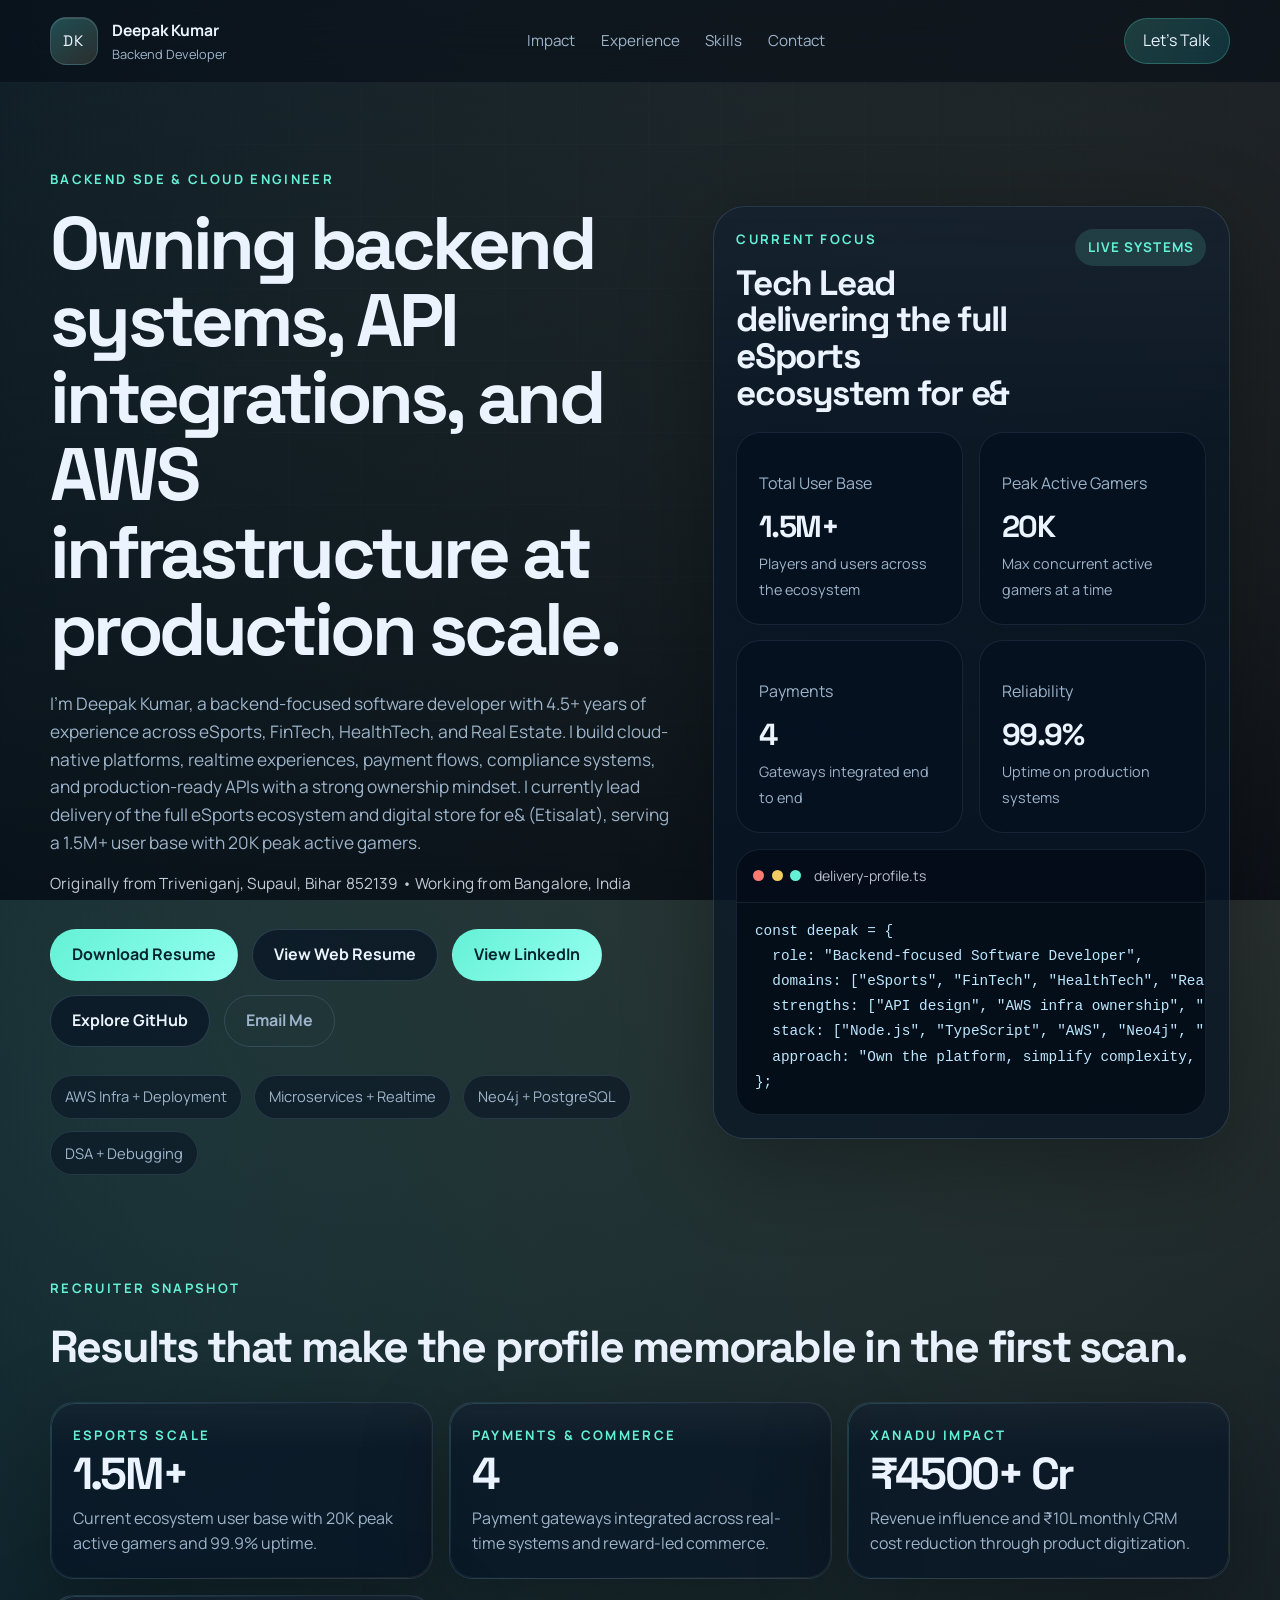
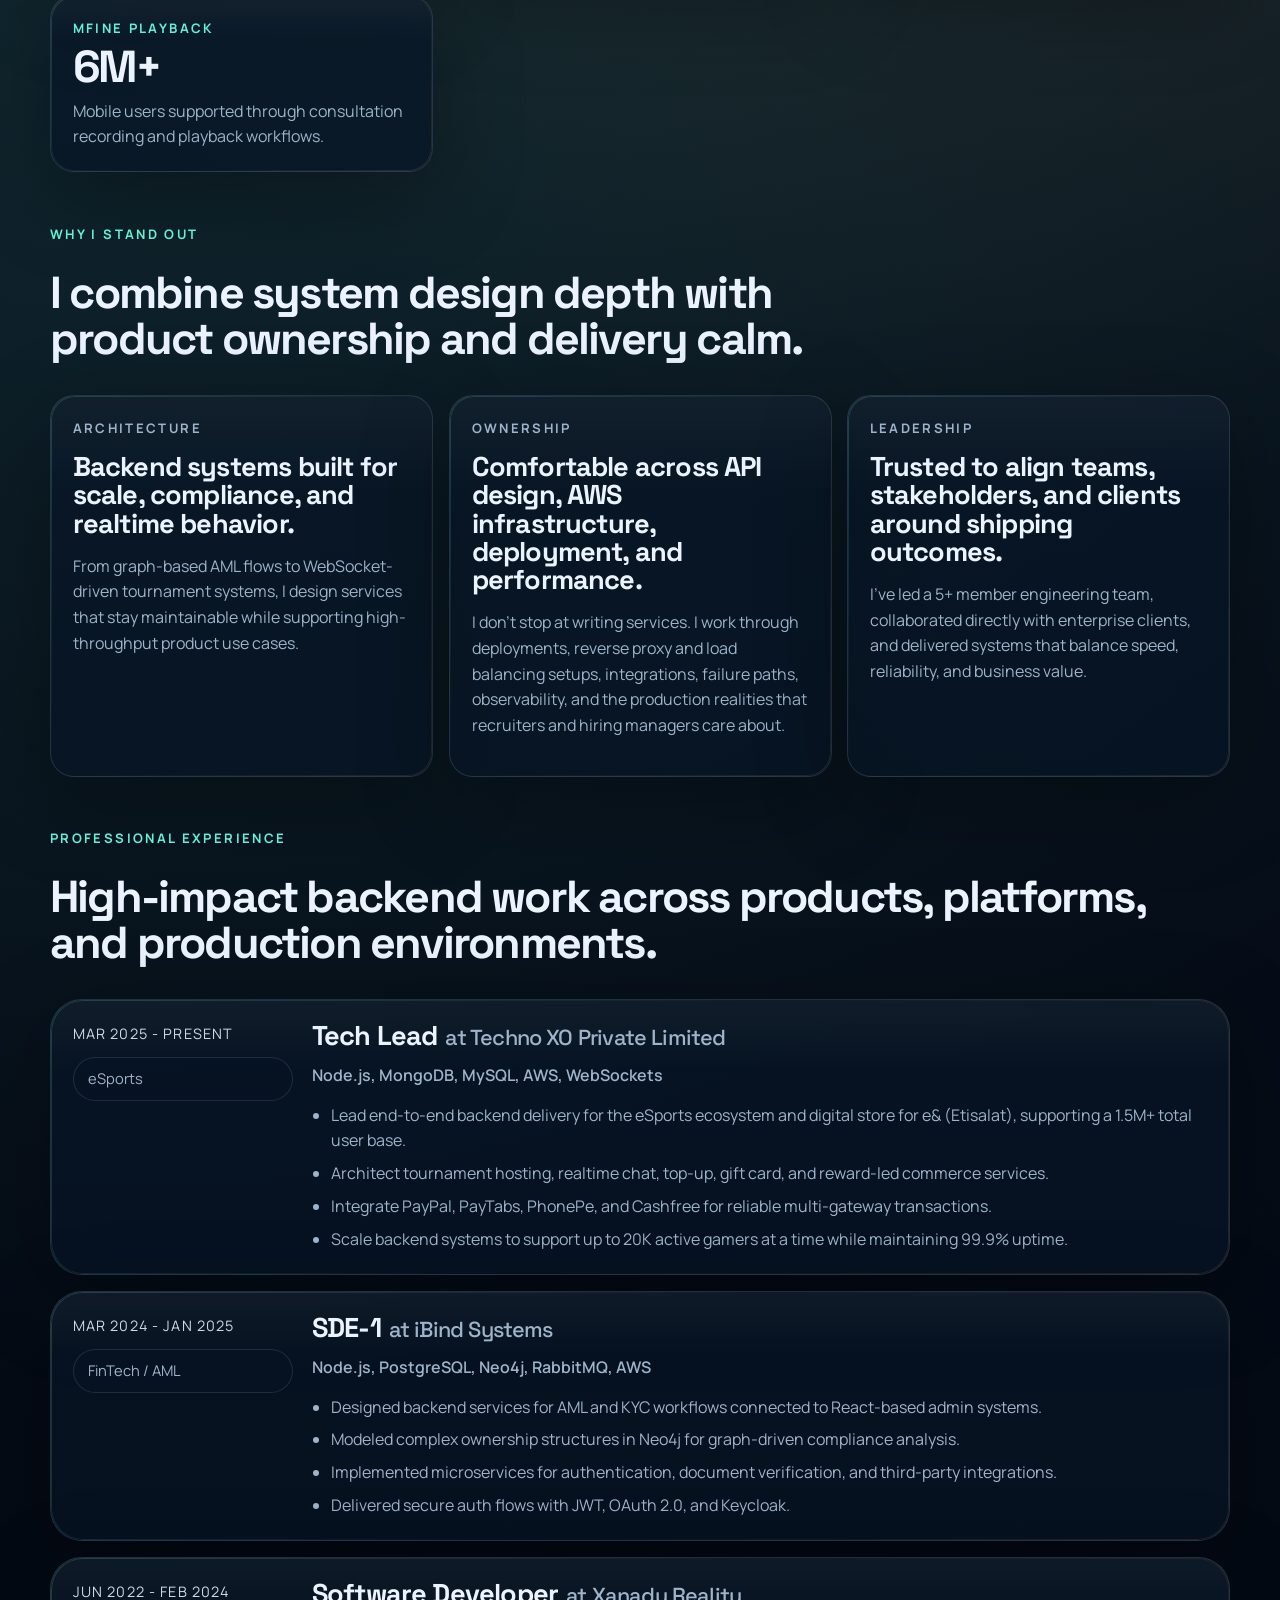
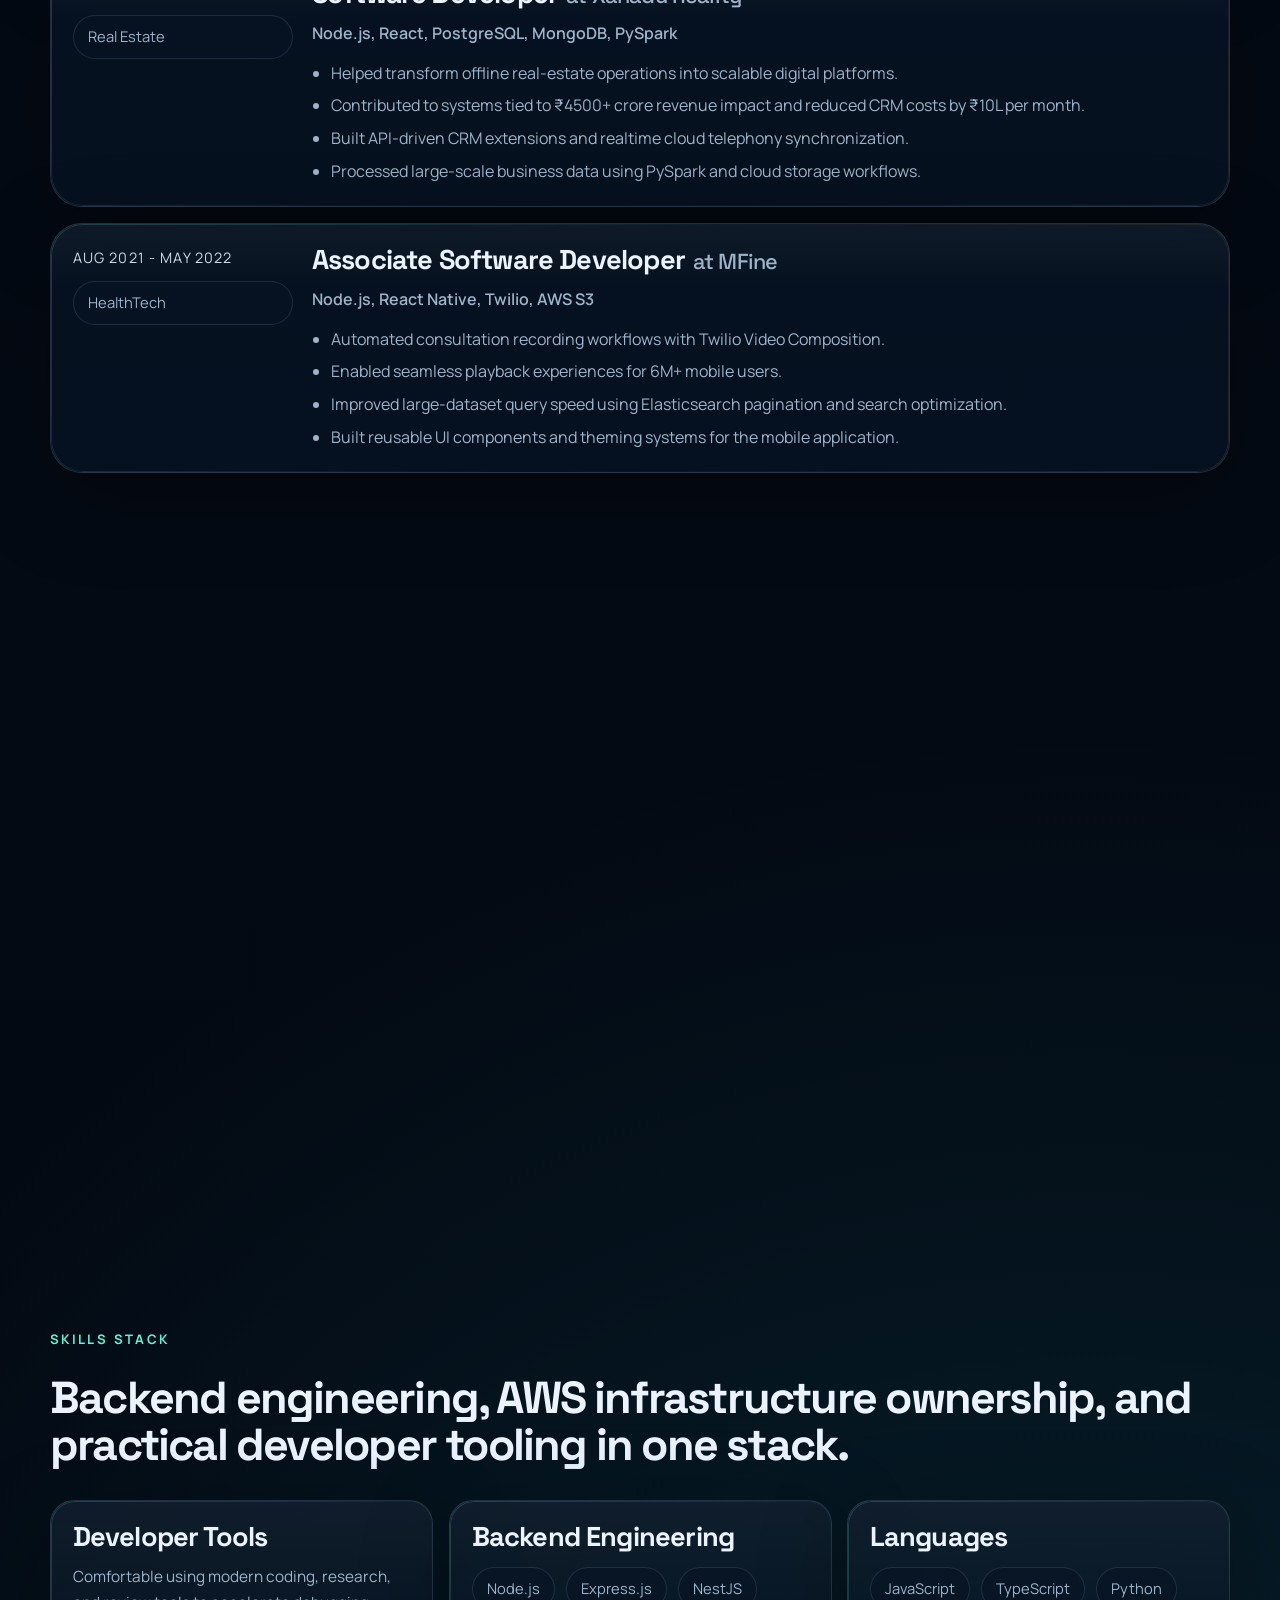
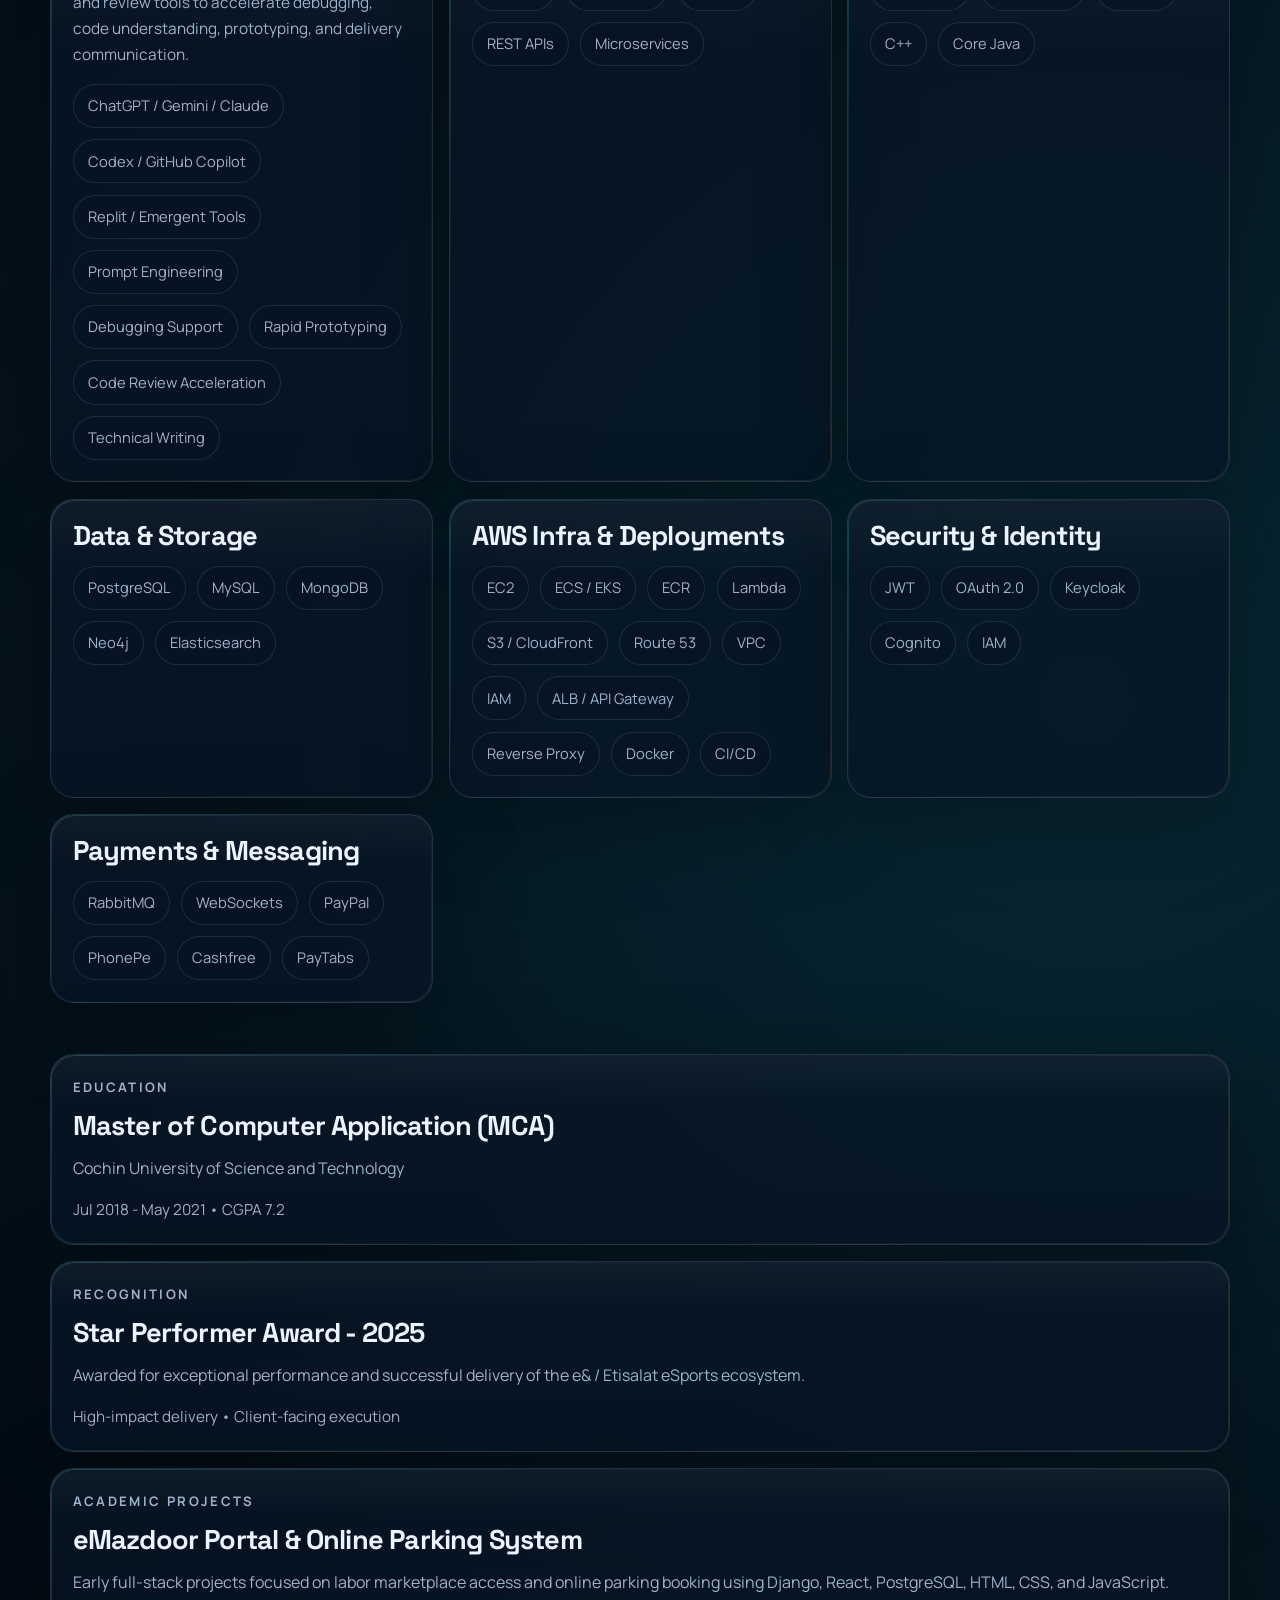
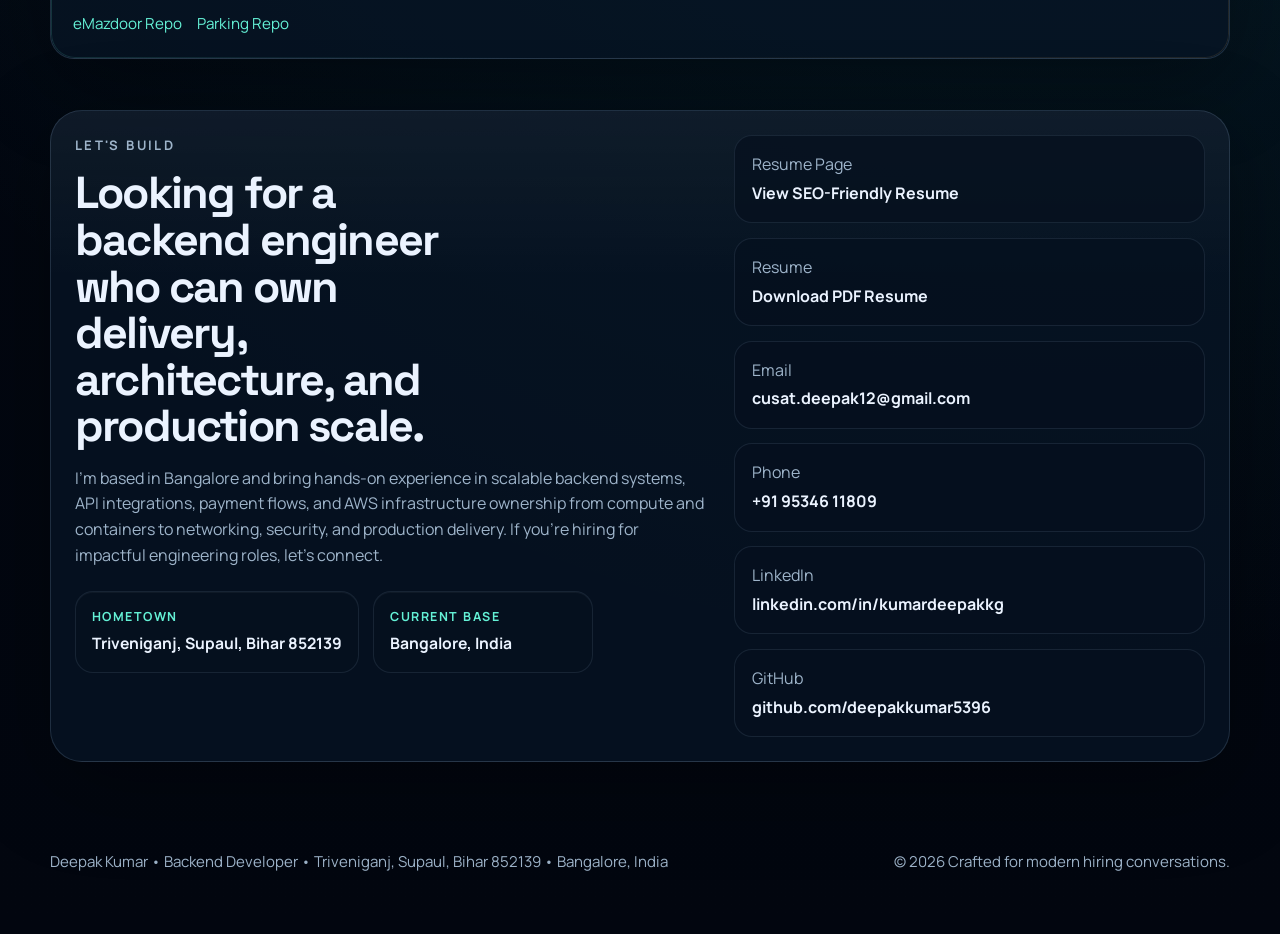
<file: index.html>
<!DOCTYPE html>
<html lang="en">
<head>
  <meta charset="UTF-8">
  <meta name="viewport" content="width=device-width, initial-scale=1.0">
  <title>Deepak Kumar | Backend SDE & AWS Engineer</title>
  <meta name="theme-color" content="#07111d">
  <meta
    name="description"
    content="Portfolio of Deepak Kumar, a backend-focused software developer with AWS infrastructure ownership, API design, microservices, payments, and production systems experience across eSports, FinTech, HealthTech, and Real Estate."
  >
  <link rel="preconnect" href="https://fonts.googleapis.com">
  <link rel="preconnect" href="https://fonts.gstatic.com" crossorigin>
  <link
    href="https://fonts.googleapis.com/css2?family=Manrope:wght@400;500;600;700;800&family=Space+Grotesk:wght@500;700&display=swap"
    rel="stylesheet"
  >
  <link rel="icon" type="image/svg+xml" href="favicon.svg">
  <link rel="stylesheet" href="styles.css">
  <script type="application/ld+json">
    {
      "@context": "https://schema.org",
      "@type": "Person",
      "name": "Deepak Kumar",
      "jobTitle": "Tech Lead",
      "description": "Backend-focused software developer with 4.5+ years of experience building scalable platforms, designing APIs, integrating payments, and managing AWS infrastructure across FinTech, eSports, HealthTech, and Real Estate.",
      "email": "mailto:cusat.deepak12@gmail.com",
      "telephone": "+91-9534611809",
      "address": {
        "@type": "PostalAddress",
        "addressLocality": "Bangalore",
        "addressRegion": "Karnataka",
        "addressCountry": "India"
      },
      "url": "https://github.com/deepakkumar5396",
      "sameAs": [
        "https://github.com/deepakkumar5396",
        "https://www.linkedin.com/in/kumardeepakkg/"
      ],
      "alumniOf": {
        "@type": "CollegeOrUniversity",
        "name": "Cochin University of Science and Technology"
      },
      "knowsAbout": [
        "Node.js",
        "TypeScript",
        "Microservices",
        "AWS",
        "AWS Infrastructure",
        "Neo4j",
        "PostgreSQL",
        "RabbitMQ",
        "WebSockets",
        "Data Structures and Algorithms"
      ]
    }
  </script>
</head>
<body>
  <div class="page-noise" aria-hidden="true"></div>
  <header class="site-header">
    <div class="container header-shell">
      <a class="brand" href="#top" aria-label="Deepak Kumar portfolio home">
        <span class="brand-mark">DK</span>
        <span class="brand-copy">
          <strong>Deepak Kumar</strong>
          <span>Backend Developer</span>
        </span>
      </a>

      <nav class="site-nav" aria-label="Primary">
        <a href="#impact">Impact</a>
        <a href="#experience">Experience</a>
        <a href="#skills">Skills</a>
        <a href="#contact">Contact</a>
      </nav>

      <a class="nav-cta" href="mailto:cusat.deepak12@gmail.com">Let&apos;s Talk</a>
    </div>
  </header>

  <main id="top">
    <section class="hero container">
      <div class="hero-copy" data-reveal>
        <p class="eyebrow">Backend SDE & Cloud Engineer</p>
        <h1>Owning backend systems, API integrations, and AWS infrastructure at production scale.</h1>
        <p class="hero-text">
          I&apos;m Deepak Kumar, a backend-focused software developer with 4.5+ years of experience across eSports,
          FinTech, HealthTech, and Real Estate. I build cloud-native platforms, realtime experiences, payment flows,
          compliance systems, and production-ready APIs with a strong ownership mindset. I currently lead delivery of
          the full eSports ecosystem and digital store for e&amp; (Etisalat), serving a 1.5M+ user base with 20K peak
          active gamers.
        </p>

        <p class="hero-location">Originally from Triveniganj, Supaul, Bihar 852139 • Working from Bangalore, India</p>

        <div class="hero-actions">
          <a class="button button-primary" href="Deepak_Kumar_Resume.pdf" download>Download Resume</a>
          <a class="button button-secondary" href="resume.html">View Web Resume</a>
          <a class="button button-primary" href="https://www.linkedin.com/in/kumardeepakkg/" target="_blank" rel="noreferrer">View LinkedIn</a>
          <a class="button button-secondary" href="https://github.com/deepakkumar5396" target="_blank" rel="noreferrer">Explore GitHub</a>
          <a class="button button-ghost" href="mailto:cusat.deepak12@gmail.com">Email Me</a>
        </div>

        <div class="hero-tags" aria-label="Core strengths">
          <span>AWS Infra + Deployment</span>
          <span>Microservices + Realtime</span>
          <span>Neo4j + PostgreSQL</span>
          <span>DSA + Debugging</span>
        </div>
      </div>

      <div class="hero-panel" data-reveal>
        <div class="hero-panel-top">
          <div>
            <p class="panel-label">Current Focus</p>
            <h2>Tech Lead delivering the full eSports ecosystem for e&amp;</h2>
          </div>
          <span class="panel-status">Live Systems</span>
        </div>

        <div class="signal-grid">
          <article class="signal-card">
            <p>Total User Base</p>
            <strong>1.5M+</strong>
            <span>Players and users across the ecosystem</span>
          </article>
          <article class="signal-card">
            <p>Peak Active Gamers</p>
            <strong>20K</strong>
            <span>Max concurrent active gamers at a time</span>
          </article>
          <article class="signal-card">
            <p>Payments</p>
            <strong>4</strong>
            <span>Gateways integrated end to end</span>
          </article>
          <article class="signal-card">
            <p>Reliability</p>
            <strong>99.9%</strong>
            <span>Uptime on production systems</span>
          </article>
        </div>

        <article class="code-card" aria-label="Quick portfolio snapshot">
          <div class="code-header">
            <span></span>
            <span></span>
            <span></span>
            <p>delivery-profile.ts</p>
          </div>
<pre><code>const deepak = {
  role: "Backend-focused Software Developer",
  domains: ["eSports", "FinTech", "HealthTech", "Real Estate"],
  strengths: ["API design", "AWS infra ownership", "realtime", "compliance"],
  stack: ["Node.js", "TypeScript", "AWS", "Neo4j", "PostgreSQL"],
  approach: "Own the platform, simplify complexity, deploy with confidence"
};</code></pre>
        </article>
      </div>
    </section>

    <section class="impact-section container" id="impact">
      <div class="section-heading" data-reveal>
        <p class="eyebrow">Recruiter Snapshot</p>
        <h2>Results that make the profile memorable in the first scan.</h2>
      </div>

      <div class="metric-grid">
        <article class="metric-card" data-reveal>
          <p class="metric-label">eSports Scale</p>
          <strong class="metric-value" data-number="1.5" data-decimals="1" data-suffix="M+">1.5M+</strong>
          <span>Current ecosystem user base with 20K peak active gamers and 99.9% uptime.</span>
        </article>
        <article class="metric-card" data-reveal>
          <p class="metric-label">Payments & Commerce</p>
          <strong class="metric-value" data-number="4">4</strong>
          <span>Payment gateways integrated across real-time systems and reward-led commerce.</span>
        </article>
        <article class="metric-card" data-reveal>
          <p class="metric-label">Xanadu Impact</p>
          <strong class="metric-value" data-number="4500" data-prefix="₹" data-suffix="+ Cr">₹4500+ Cr</strong>
          <span>Revenue influence and ₹10L monthly CRM cost reduction through product digitization.</span>
        </article>
        <article class="metric-card" data-reveal>
          <p class="metric-label">MFine Playback</p>
          <strong class="metric-value" data-number="6" data-suffix="M+">6M+</strong>
          <span>Mobile users supported through consultation recording and playback workflows.</span>
        </article>
      </div>
    </section>

    <section class="value-section container">
      <div class="section-heading narrow" data-reveal>
        <p class="eyebrow">Why I Stand Out</p>
        <h2>I combine system design depth with product ownership and delivery calm.</h2>
      </div>

      <div class="value-grid">
        <article class="value-card" data-reveal>
          <p class="card-kicker">Architecture</p>
          <h3>Backend systems built for scale, compliance, and realtime behavior.</h3>
          <p>
            From graph-based AML flows to WebSocket-driven tournament systems, I design services that stay maintainable
            while supporting high-throughput product use cases.
          </p>
        </article>
        <article class="value-card" data-reveal>
          <p class="card-kicker">Ownership</p>
          <h3>Comfortable across API design, AWS infrastructure, deployment, and performance.</h3>
          <p>
            I don&apos;t stop at writing services. I work through deployments, reverse proxy and load balancing setups,
            integrations, failure paths, observability, and the production realities that recruiters and hiring managers
            care about.
          </p>
        </article>
        <article class="value-card" data-reveal>
          <p class="card-kicker">Leadership</p>
          <h3>Trusted to align teams, stakeholders, and clients around shipping outcomes.</h3>
          <p>
            I&apos;ve led a 5+ member engineering team, collaborated directly with enterprise clients, and delivered systems
            that balance speed, reliability, and business value.
          </p>
        </article>
      </div>
    </section>

    <section class="experience-section container" id="experience">
      <div class="section-heading" data-reveal>
        <p class="eyebrow">Professional Experience</p>
        <h2>High-impact backend work across products, platforms, and production environments.</h2>
      </div>

      <div class="experience-list">
        <article class="experience-card" data-reveal>
          <div class="experience-meta">
            <p class="timeline">Mar 2025 - Present</p>
            <span class="domain-pill">eSports</span>
          </div>
          <div class="experience-body">
            <h3>Tech Lead <span>at Techno XO Private Limited</span></h3>
            <p class="stack-line">Node.js, MongoDB, MySQL, AWS, WebSockets</p>
            <ul>
              <li>Lead end-to-end backend delivery for the eSports ecosystem and digital store for e&amp; (Etisalat), supporting a 1.5M+ total user base.</li>
              <li>Architect tournament hosting, realtime chat, top-up, gift card, and reward-led commerce services.</li>
              <li>Integrate PayPal, PayTabs, PhonePe, and Cashfree for reliable multi-gateway transactions.</li>
              <li>Scale backend systems to support up to 20K active gamers at a time while maintaining 99.9% uptime.</li>
            </ul>
          </div>
        </article>

        <article class="experience-card" data-reveal>
          <div class="experience-meta">
            <p class="timeline">Mar 2024 - Jan 2025</p>
            <span class="domain-pill">FinTech / AML</span>
          </div>
          <div class="experience-body">
            <h3>SDE-1 <span>at iBind Systems</span></h3>
            <p class="stack-line">Node.js, PostgreSQL, Neo4j, RabbitMQ, AWS</p>
            <ul>
              <li>Designed backend services for AML and KYC workflows connected to React-based admin systems.</li>
              <li>Modeled complex ownership structures in Neo4j for graph-driven compliance analysis.</li>
              <li>Implemented microservices for authentication, document verification, and third-party integrations.</li>
              <li>Delivered secure auth flows with JWT, OAuth 2.0, and Keycloak.</li>
            </ul>
          </div>
        </article>

        <article class="experience-card" data-reveal>
          <div class="experience-meta">
            <p class="timeline">Jun 2022 - Feb 2024</p>
            <span class="domain-pill">Real Estate</span>
          </div>
          <div class="experience-body">
            <h3>Software Developer <span>at Xanadu Reality</span></h3>
            <p class="stack-line">Node.js, React, PostgreSQL, MongoDB, PySpark</p>
            <ul>
              <li>Helped transform offline real-estate operations into scalable digital platforms.</li>
              <li>Contributed to systems tied to ₹4500+ crore revenue impact and reduced CRM costs by ₹10L per month.</li>
              <li>Built API-driven CRM extensions and realtime cloud telephony synchronization.</li>
              <li>Processed large-scale business data using PySpark and cloud storage workflows.</li>
            </ul>
          </div>
        </article>

        <article class="experience-card" data-reveal>
          <div class="experience-meta">
            <p class="timeline">Aug 2021 - May 2022</p>
            <span class="domain-pill">HealthTech</span>
          </div>
          <div class="experience-body">
            <h3>Associate Software Developer <span>at MFine</span></h3>
            <p class="stack-line">Node.js, React Native, Twilio, AWS S3</p>
            <ul>
              <li>Automated consultation recording workflows with Twilio Video Composition.</li>
              <li>Enabled seamless playback experiences for 6M+ mobile users.</li>
              <li>Improved large-dataset query speed using Elasticsearch pagination and search optimization.</li>
              <li>Built reusable UI components and theming systems for the mobile application.</li>
            </ul>
          </div>
        </article>
      </div>
    </section>

    <section class="case-section container">
      <div class="section-heading narrow" data-reveal>
        <p class="eyebrow">Selected Product Wins</p>
        <h2>Proof that I can adapt quickly across domains without losing engineering quality.</h2>
      </div>

      <div class="case-grid">
        <article class="case-card" data-reveal>
          <p class="card-kicker">Realtime Platform</p>
          <h3>Full eSports ecosystem for e&amp; with tournaments, chat, store, and payments.</h3>
          <p>
            Delivered high-concurrency backend services with WebSockets, commerce flows, and player-facing features
            designed for live engagement across a 1.5M+ user base with up to 20K active gamers at peak.
          </p>
        </article>
        <article class="case-card" data-reveal>
          <p class="card-kicker">Compliance Systems</p>
          <h3>AML and KYC workflows built on graph intelligence and microservices.</h3>
          <p>
            Combined Neo4j, RabbitMQ, and secure auth mechanisms to support document verification, ownership mapping,
            and background processing.
          </p>
        </article>
        <article class="case-card" data-reveal>
          <p class="card-kicker">Operational Digitization</p>
          <h3>Real-estate platforms that turned manual processes into scalable products.</h3>
          <p>
            Supported business-critical sales workflows, partner portals, and analytics-ready pipelines that improved
            operational efficiency and reporting quality.
          </p>
        </article>
        <article class="case-card" data-reveal>
          <p class="card-kicker">HealthTech Automation</p>
          <h3>Consultation recording and search experiences that reduced manual overhead.</h3>
          <p>
            Automated media processing and search behavior so medical workflows remained accessible, searchable, and
            usable at scale.
          </p>
        </article>
      </div>
    </section>

    <section class="skills-section container" id="skills">
      <div class="section-heading" data-reveal>
        <p class="eyebrow">Skills Stack</p>
        <h2>Backend engineering, AWS infrastructure ownership, and practical developer tooling in one stack.</h2>
      </div>

      <div class="skill-grid">
        <article class="skill-card" data-reveal>
          <h3>Developer Tools</h3>
          <p class="skill-note">
            Comfortable using modern coding, research, and review tools to accelerate debugging, code understanding,
            prototyping, and delivery communication.
          </p>
          <div class="chip-group">
            <span>ChatGPT / Gemini / Claude</span>
            <span>Codex / GitHub Copilot</span>
            <span>Replit / Emergent Tools</span>
            <span>Prompt Engineering</span>
            <span>Debugging Support</span>
            <span>Rapid Prototyping</span>
            <span>Code Review Acceleration</span>
            <span>Technical Writing</span>
          </div>
        </article>
        <article class="skill-card" data-reveal>
          <h3>Backend Engineering</h3>
          <div class="chip-group">
            <span>Node.js</span>
            <span>Express.js</span>
            <span>NestJS</span>
            <span>REST APIs</span>
            <span>Microservices</span>
          </div>
        </article>
        <article class="skill-card" data-reveal>
          <h3>Languages</h3>
          <div class="chip-group">
            <span>JavaScript</span>
            <span>TypeScript</span>
            <span>Python</span>
            <span>C++</span>
            <span>Core Java</span>
          </div>
        </article>
        <article class="skill-card" data-reveal>
          <h3>Data & Storage</h3>
          <div class="chip-group">
            <span>PostgreSQL</span>
            <span>MySQL</span>
            <span>MongoDB</span>
            <span>Neo4j</span>
            <span>Elasticsearch</span>
          </div>
        </article>
        <article class="skill-card" data-reveal>
          <h3>AWS Infra & Deployments</h3>
          <div class="chip-group">
            <span>EC2</span>
            <span>ECS / EKS</span>
            <span>ECR</span>
            <span>Lambda</span>
            <span>S3 / CloudFront</span>
            <span>Route 53</span>
            <span>VPC</span>
            <span>IAM</span>
            <span>ALB / API Gateway</span>
            <span>Reverse Proxy</span>
            <span>Docker</span>
            <span>CI/CD</span>
          </div>
        </article>
        <article class="skill-card" data-reveal>
          <h3>Security & Identity</h3>
          <div class="chip-group">
            <span>JWT</span>
            <span>OAuth 2.0</span>
            <span>Keycloak</span>
            <span>Cognito</span>
            <span>IAM</span>
          </div>
        </article>
        <article class="skill-card" data-reveal>
          <h3>Payments & Messaging</h3>
          <div class="chip-group">
            <span>RabbitMQ</span>
            <span>WebSockets</span>
            <span>PayPal</span>
            <span>PhonePe</span>
            <span>Cashfree</span>
            <span>PayTabs</span>
          </div>
        </article>
      </div>
    </section>

    <section class="credentials-section container">
      <div class="credentials-grid">
        <article class="credential-card" data-reveal>
          <p class="card-kicker">Education</p>
          <h3>Master of Computer Application (MCA)</h3>
          <p>Cochin University of Science and Technology</p>
          <span>Jul 2018 - May 2021 • CGPA 7.2</span>
        </article>

        <article class="credential-card" data-reveal>
          <p class="card-kicker">Recognition</p>
          <h3>Star Performer Award - 2025</h3>
          <p>Awarded for exceptional performance and successful delivery of the e&amp; / Etisalat eSports ecosystem.</p>
          <span>High-impact delivery • Client-facing execution</span>
        </article>

        <article class="credential-card" data-reveal>
          <p class="card-kicker">Academic Projects</p>
          <h3>eMazdoor Portal &amp; Online Parking System</h3>
          <p>
            Early full-stack projects focused on labor marketplace access and online parking booking using Django,
            React, PostgreSQL, HTML, CSS, and JavaScript.
          </p>
          <span>
            <a href="https://github.com/deepakkumar5396/E_Majdoor" target="_blank" rel="noreferrer">eMazdoor Repo</a>
            <a href="https://github.com/deepakkumar5396/Online-Parking-system-Python-Django" target="_blank" rel="noreferrer">Parking Repo</a>
          </span>
        </article>
      </div>
    </section>

    <section class="contact-section container" id="contact">
      <div class="contact-panel" data-reveal>
        <div class="contact-copy">
          <p class="eyebrow">Let&apos;s Build</p>
          <h2>Looking for a backend engineer who can own delivery, architecture, and production scale.</h2>
          <p>
            I&apos;m based in Bangalore and bring hands-on experience in scalable backend systems, API integrations,
            payment flows, and AWS infrastructure ownership from compute and containers to networking, security, and
            production delivery. If you&apos;re hiring for impactful engineering roles, let&apos;s connect.
          </p>

          <div class="personal-strip">
            <div class="personal-pill">
              <span>Hometown</span>
              <strong>Triveniganj, Supaul, Bihar 852139</strong>
            </div>
            <div class="personal-pill">
              <span>Current Base</span>
              <strong>Bangalore, India</strong>
            </div>
          </div>
        </div>

        <div class="contact-links">
          <a href="resume.html">
            <span>Resume Page</span>
            <strong>View SEO-Friendly Resume</strong>
          </a>
          <a href="Deepak_Kumar_Resume.pdf" download>
            <span>Resume</span>
            <strong>Download PDF Resume</strong>
          </a>
          <a href="mailto:cusat.deepak12@gmail.com">
            <span>Email</span>
            <strong>cusat.deepak12@gmail.com</strong>
          </a>
          <a href="tel:+919534611809">
            <span>Phone</span>
            <strong>+91 95346 11809</strong>
          </a>
          <a href="https://www.linkedin.com/in/kumardeepakkg/" target="_blank" rel="noreferrer">
            <span>LinkedIn</span>
            <strong>linkedin.com/in/kumardeepakkg</strong>
          </a>
          <a href="https://github.com/deepakkumar5396" target="_blank" rel="noreferrer">
            <span>GitHub</span>
            <strong>github.com/deepakkumar5396</strong>
          </a>
        </div>
      </div>
    </section>
  </main>

  <footer class="site-footer container">
    <p>Deepak Kumar • Backend Developer • Triveniganj, Supaul, Bihar 852139 • Bangalore, India</p>
    <p>&copy; <span id="year"></span> Crafted for modern hiring conversations.</p>
  </footer>

  <script src="script.js"></script>
</body>
</html>
</file>
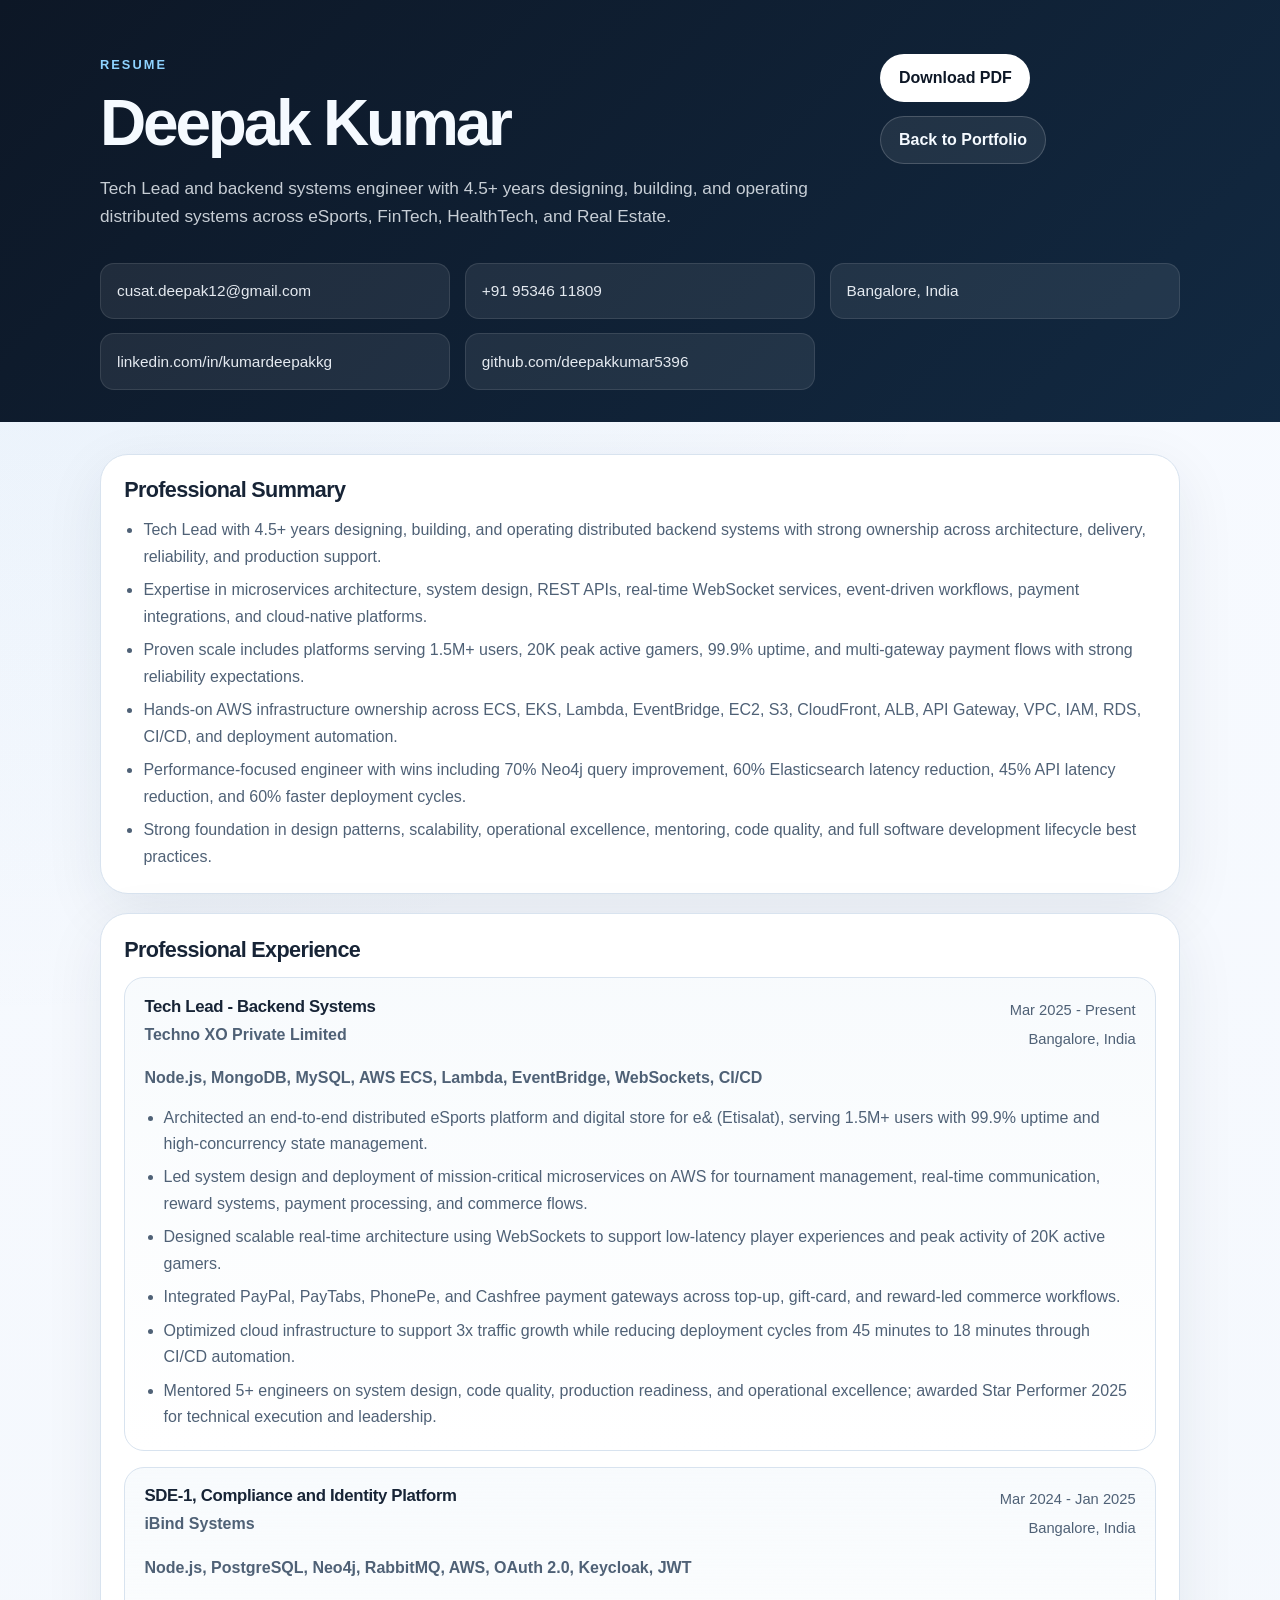
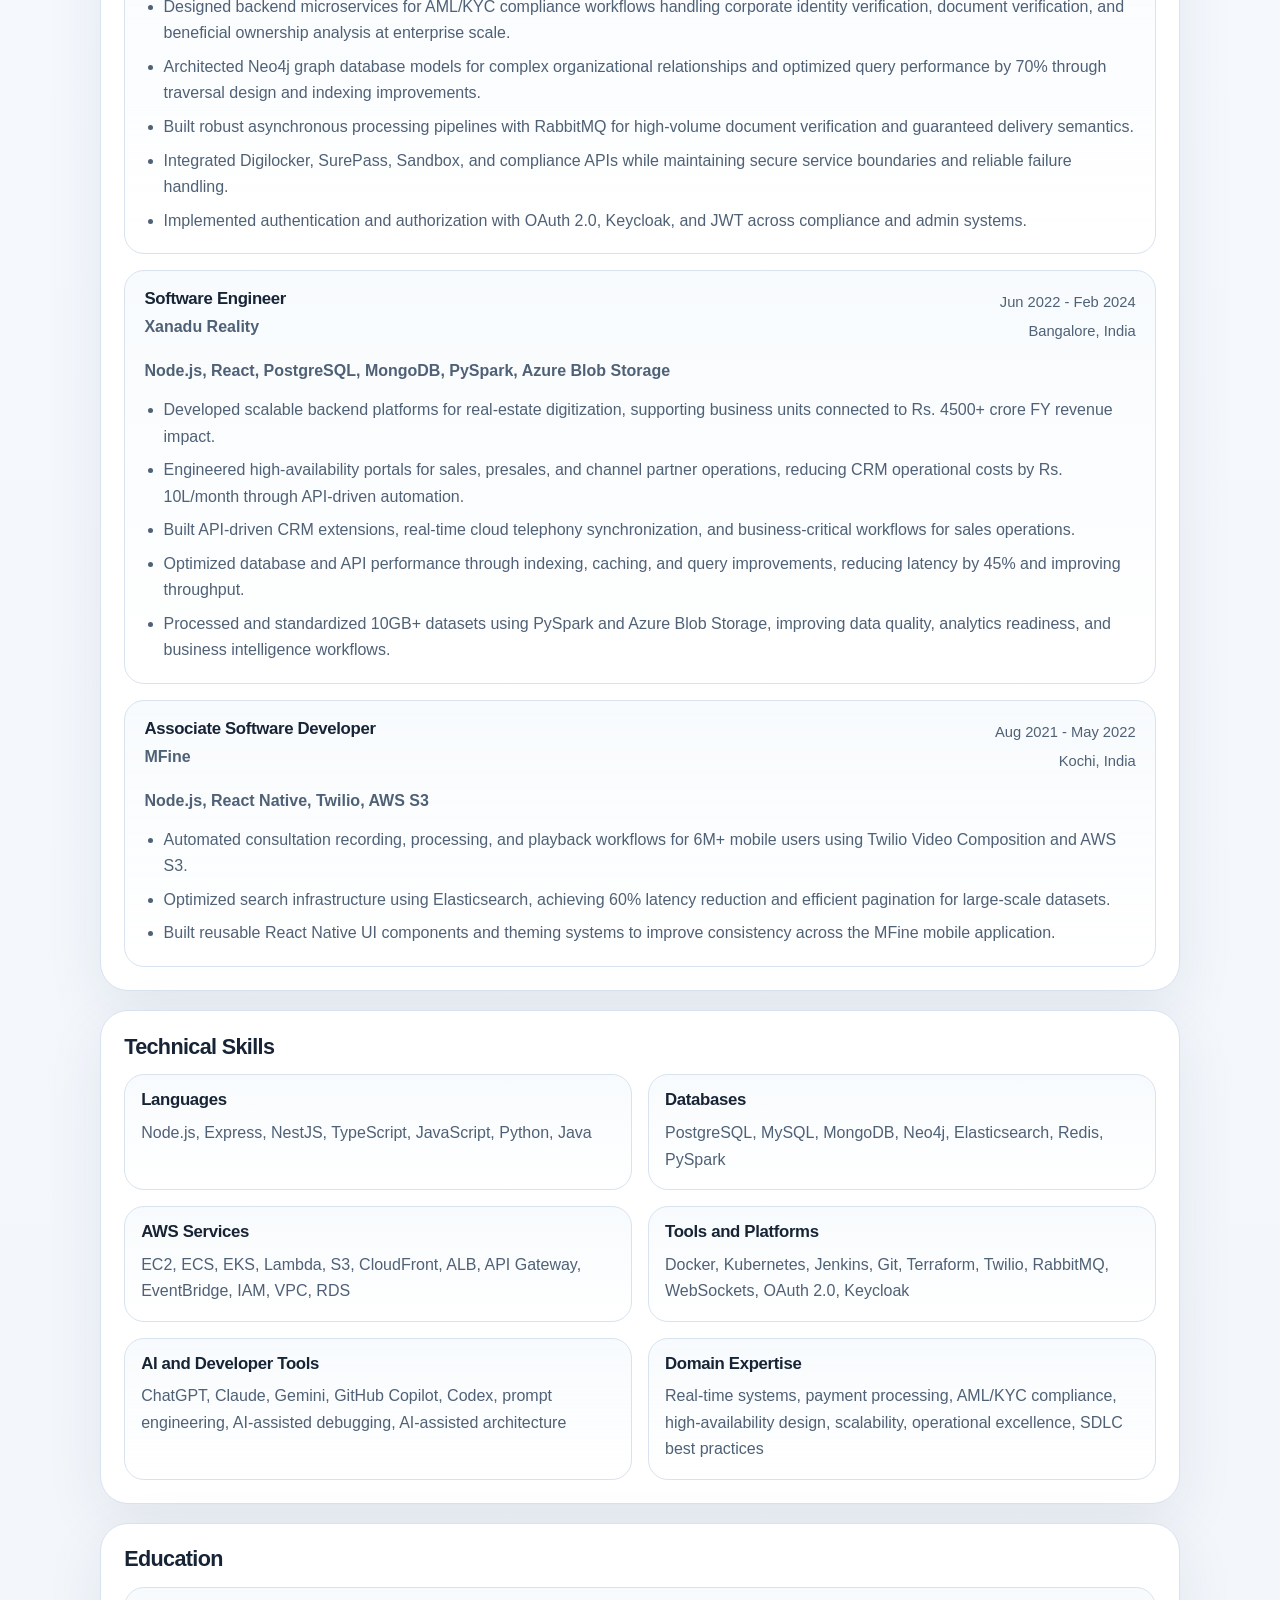
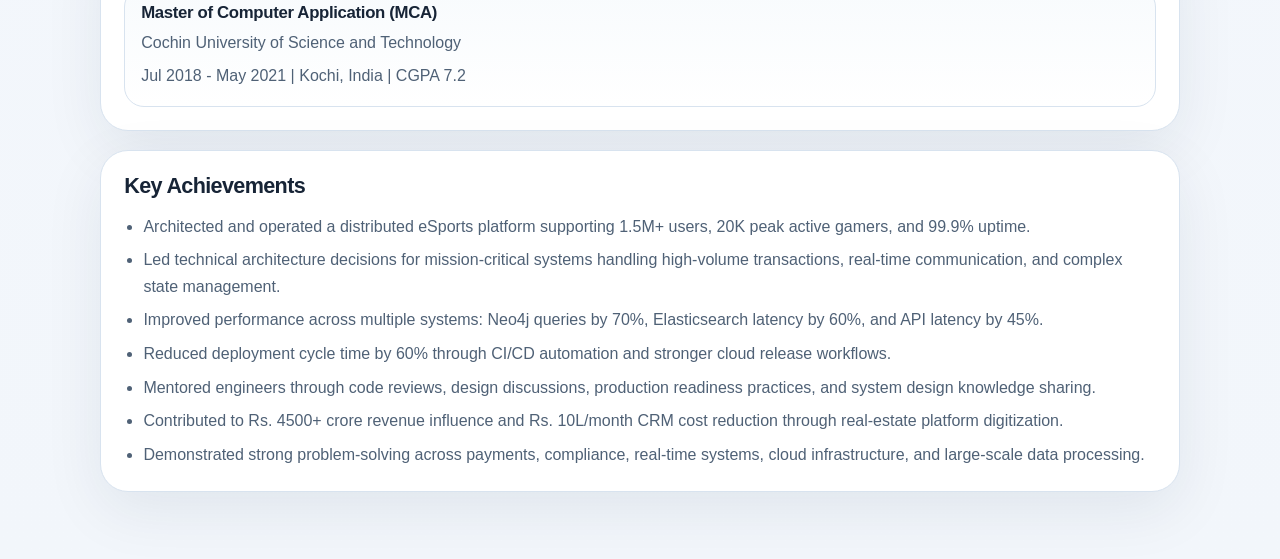
<file: resume.html>
<!DOCTYPE html>
<html lang="en">
<head>
  <meta charset="UTF-8">
  <meta name="viewport" content="width=device-width, initial-scale=1.0">
  <title>Deepak Kumar Resume | Tech Lead | Distributed Systems, AWS, Microservices</title>
  <meta
    name="description"
    content="ATS-style resume of Deepak Kumar, a Tech Lead and backend systems engineer with 4.5+ years designing distributed systems, AWS infrastructure, microservices, real-time platforms, payments, AML/KYC workflows, and production-grade APIs."
  >
  <meta
    name="keywords"
    content="Deepak Kumar resume, Tech Lead resume, backend systems engineer, distributed systems, Node.js developer, TypeScript developer, AWS engineer, microservices, PostgreSQL, Neo4j, RabbitMQ, WebSockets, Bangalore software developer"
  >
  <meta name="robots" content="index,follow">
  <meta name="theme-color" content="#0d1726">
  <meta property="og:title" content="Deepak Kumar Resume | Tech Lead | Distributed Systems, AWS, Microservices">
  <meta
    property="og:description"
    content="Tech Lead with ATS-ready experience in distributed systems, AWS infrastructure, microservices, real-time platforms, FinTech compliance, HealthTech automation, and eSports scale."
  >
  <meta property="og:type" content="profile">
  <link rel="icon" type="image/svg+xml" href="favicon.svg">
  <link rel="stylesheet" href="resume.css">
  <script type="application/ld+json">
    {
      "@context": "https://schema.org",
      "@type": "Person",
      "name": "Deepak Kumar",
      "jobTitle": "Tech Lead",
      "description": "Tech Lead and backend systems engineer with 4.5+ years designing distributed systems, AWS infrastructure, microservices, real-time platforms, payment systems, compliance workflows, and production APIs.",
      "email": "mailto:cusat.deepak12@gmail.com",
      "telephone": "+91-9534611809",
      "address": {
        "@type": "PostalAddress",
        "addressLocality": "Bangalore",
        "addressRegion": "Karnataka",
        "addressCountry": "India"
      },
      "sameAs": [
        "https://www.linkedin.com/in/kumardeepakkg/",
        "https://github.com/deepakkumar5396"
      ],
      "knowsAbout": [
        "Node.js",
        "TypeScript",
        "AWS",
        "PostgreSQL",
        "Neo4j",
        "RabbitMQ",
        "WebSockets",
        "Microservices",
        "Payment Gateway Integration",
        "System Design",
        "Distributed Systems",
        "Operational Excellence"
      ]
    }
  </script>
</head>
<body>
  <header class="resume-hero">
    <div class="shell">
      <div class="hero-top">
        <div>
          <p class="eyebrow">Resume</p>
          <h1>Deepak Kumar</h1>
          <p class="role-line">Tech Lead and backend systems engineer with 4.5+ years designing, building, and operating distributed systems across eSports, FinTech, HealthTech, and Real Estate.</p>
        </div>

        <div class="hero-actions">
          <a class="button button-primary" href="Deepak_Kumar_Resume.pdf" download>Download PDF</a>
          <a class="button button-secondary" href="index.html">Back to Portfolio</a>
        </div>
      </div>

      <div class="contact-grid">
        <a href="mailto:cusat.deepak12@gmail.com">cusat.deepak12@gmail.com</a>
        <a href="tel:+919534611809">+91 95346 11809</a>
        <span>Bangalore, India</span>
        <a href="https://www.linkedin.com/in/kumardeepakkg/" target="_blank" rel="noreferrer">linkedin.com/in/kumardeepakkg</a>
        <a href="https://github.com/deepakkumar5396" target="_blank" rel="noreferrer">github.com/deepakkumar5396</a>
      </div>
    </div>
  </header>

  <main class="shell resume-main">
    <section class="resume-section">
      <h2>Professional Summary</h2>
      <ul class="plain-list">
        <li>Tech Lead with 4.5+ years designing, building, and operating distributed backend systems with strong ownership across architecture, delivery, reliability, and production support.</li>
        <li>Expertise in microservices architecture, system design, REST APIs, real-time WebSocket services, event-driven workflows, payment integrations, and cloud-native platforms.</li>
        <li>Proven scale includes platforms serving 1.5M+ users, 20K peak active gamers, 99.9% uptime, and multi-gateway payment flows with strong reliability expectations.</li>
        <li>Hands-on AWS infrastructure ownership across ECS, EKS, Lambda, EventBridge, EC2, S3, CloudFront, ALB, API Gateway, VPC, IAM, RDS, CI/CD, and deployment automation.</li>
        <li>Performance-focused engineer with wins including 70% Neo4j query improvement, 60% Elasticsearch latency reduction, 45% API latency reduction, and 60% faster deployment cycles.</li>
        <li>Strong foundation in design patterns, scalability, operational excellence, mentoring, code quality, and full software development lifecycle best practices.</li>
      </ul>
    </section>

    <section class="resume-section">
      <h2>Professional Experience</h2>

      <article class="role-card">
        <div class="role-head">
          <div>
            <h3>Tech Lead - Backend Systems</h3>
            <p>Techno XO Private Limited</p>
          </div>
          <div class="role-meta">
            <span>Mar 2025 - Present</span>
            <span>Bangalore, India</span>
          </div>
        </div>
        <p class="stack-line">Node.js, MongoDB, MySQL, AWS ECS, Lambda, EventBridge, WebSockets, CI/CD</p>
        <ul>
          <li>Architected an end-to-end distributed eSports platform and digital store for e&amp; (Etisalat), serving 1.5M+ users with 99.9% uptime and high-concurrency state management.</li>
          <li>Led system design and deployment of mission-critical microservices on AWS for tournament management, real-time communication, reward systems, payment processing, and commerce flows.</li>
          <li>Designed scalable real-time architecture using WebSockets to support low-latency player experiences and peak activity of 20K active gamers.</li>
          <li>Integrated PayPal, PayTabs, PhonePe, and Cashfree payment gateways across top-up, gift-card, and reward-led commerce workflows.</li>
          <li>Optimized cloud infrastructure to support 3x traffic growth while reducing deployment cycles from 45 minutes to 18 minutes through CI/CD automation.</li>
          <li>Mentored 5+ engineers on system design, code quality, production readiness, and operational excellence; awarded Star Performer 2025 for technical execution and leadership.</li>
        </ul>
      </article>

      <article class="role-card">
        <div class="role-head">
          <div>
            <h3>SDE-1, Compliance and Identity Platform</h3>
            <p>iBind Systems</p>
          </div>
          <div class="role-meta">
            <span>Mar 2024 - Jan 2025</span>
            <span>Bangalore, India</span>
          </div>
        </div>
        <p class="stack-line">Node.js, PostgreSQL, Neo4j, RabbitMQ, AWS, OAuth 2.0, Keycloak, JWT</p>
        <ul>
          <li>Designed backend microservices for AML/KYC compliance workflows handling corporate identity verification, document verification, and beneficial ownership analysis at enterprise scale.</li>
          <li>Architected Neo4j graph database models for complex organizational relationships and optimized query performance by 70% through traversal design and indexing improvements.</li>
          <li>Built robust asynchronous processing pipelines with RabbitMQ for high-volume document verification and guaranteed delivery semantics.</li>
          <li>Integrated Digilocker, SurePass, Sandbox, and compliance APIs while maintaining secure service boundaries and reliable failure handling.</li>
          <li>Implemented authentication and authorization with OAuth 2.0, Keycloak, and JWT across compliance and admin systems.</li>
        </ul>
      </article>

      <article class="role-card">
        <div class="role-head">
          <div>
            <h3>Software Engineer</h3>
            <p>Xanadu Reality</p>
          </div>
          <div class="role-meta">
            <span>Jun 2022 - Feb 2024</span>
            <span>Bangalore, India</span>
          </div>
        </div>
        <p class="stack-line">Node.js, React, PostgreSQL, MongoDB, PySpark, Azure Blob Storage</p>
        <ul>
          <li>Developed scalable backend platforms for real-estate digitization, supporting business units connected to Rs. 4500+ crore FY revenue impact.</li>
          <li>Engineered high-availability portals for sales, presales, and channel partner operations, reducing CRM operational costs by Rs. 10L/month through API-driven automation.</li>
          <li>Built API-driven CRM extensions, real-time cloud telephony synchronization, and business-critical workflows for sales operations.</li>
          <li>Optimized database and API performance through indexing, caching, and query improvements, reducing latency by 45% and improving throughput.</li>
          <li>Processed and standardized 10GB+ datasets using PySpark and Azure Blob Storage, improving data quality, analytics readiness, and business intelligence workflows.</li>
        </ul>
      </article>

      <article class="role-card">
        <div class="role-head">
          <div>
            <h3>Associate Software Developer</h3>
            <p>MFine</p>
          </div>
          <div class="role-meta">
            <span>Aug 2021 - May 2022</span>
            <span>Kochi, India</span>
          </div>
        </div>
        <p class="stack-line">Node.js, React Native, Twilio, AWS S3</p>
        <ul>
          <li>Automated consultation recording, processing, and playback workflows for 6M+ mobile users using Twilio Video Composition and AWS S3.</li>
          <li>Optimized search infrastructure using Elasticsearch, achieving 60% latency reduction and efficient pagination for large-scale datasets.</li>
          <li>Built reusable React Native UI components and theming systems to improve consistency across the MFine mobile application.</li>
        </ul>
      </article>
    </section>

    <section class="resume-section">
      <h2>Technical Skills</h2>
      <div class="competency-grid">
        <article>
          <h3>Languages</h3>
          <p>Node.js, Express, NestJS, TypeScript, JavaScript, Python, Java</p>
        </article>
        <article>
          <h3>Databases</h3>
          <p>PostgreSQL, MySQL, MongoDB, Neo4j, Elasticsearch, Redis, PySpark</p>
        </article>
        <article>
          <h3>AWS Services</h3>
          <p>EC2, ECS, EKS, Lambda, S3, CloudFront, ALB, API Gateway, EventBridge, IAM, VPC, RDS</p>
        </article>
        <article>
          <h3>Tools and Platforms</h3>
          <p>Docker, Kubernetes, Jenkins, Git, Terraform, Twilio, RabbitMQ, WebSockets, OAuth 2.0, Keycloak</p>
        </article>
        <article>
          <h3>AI and Developer Tools</h3>
          <p>ChatGPT, Claude, Gemini, GitHub Copilot, Codex, prompt engineering, AI-assisted debugging, AI-assisted architecture</p>
        </article>
        <article>
          <h3>Domain Expertise</h3>
          <p>Real-time systems, payment processing, AML/KYC compliance, high-availability design, scalability, operational excellence, SDLC best practices</p>
        </article>
      </div>
    </section>

    <section class="resume-section">
      <h2>Education</h2>
      <div class="mini-card">
        <h3>Master of Computer Application (MCA)</h3>
        <p>Cochin University of Science and Technology</p>
        <span>Jul 2018 - May 2021 | Kochi, India | CGPA 7.2</span>
      </div>
    </section>

    <section class="resume-section">
      <h2>Key Achievements</h2>
      <ul class="plain-list">
        <li>Architected and operated a distributed eSports platform supporting 1.5M+ users, 20K peak active gamers, and 99.9% uptime.</li>
        <li>Led technical architecture decisions for mission-critical systems handling high-volume transactions, real-time communication, and complex state management.</li>
        <li>Improved performance across multiple systems: Neo4j queries by 70%, Elasticsearch latency by 60%, and API latency by 45%.</li>
        <li>Reduced deployment cycle time by 60% through CI/CD automation and stronger cloud release workflows.</li>
        <li>Mentored engineers through code reviews, design discussions, production readiness practices, and system design knowledge sharing.</li>
        <li>Contributed to Rs. 4500+ crore revenue influence and Rs. 10L/month CRM cost reduction through real-estate platform digitization.</li>
        <li>Demonstrated strong problem-solving across payments, compliance, real-time systems, cloud infrastructure, and large-scale data processing.</li>
      </ul>
    </section>
  </main>
</body>
</html>
</file>
<file: styles.css>
:root {
  --bg: #07111d;
  --bg-deep: #030813;
  --surface: rgba(8, 21, 38, 0.72);
  --surface-strong: rgba(12, 28, 49, 0.92);
  --surface-soft: rgba(11, 27, 47, 0.54);
  --line: rgba(148, 182, 214, 0.18);
  --line-strong: rgba(148, 182, 214, 0.34);
  --text: #ebf3ff;
  --muted: #9eb4ca;
  --cyan: #64f1d6;
  --cyan-deep: #1ab9cf;
  --gold: #f9b75d;
  --peach: #ff8d73;
  --shadow: 0 24px 90px rgba(0, 0, 0, 0.32);
  --radius-lg: 32px;
  --radius-md: 24px;
  --radius-sm: 18px;
  --container: min(1180px, calc(100vw - 32px));
}

* {
  box-sizing: border-box;
}

html {
  scroll-behavior: smooth;
}

body {
  margin: 0;
  min-width: 320px;
  background:
    radial-gradient(circle at 10% 15%, rgba(100, 241, 214, 0.14), transparent 30%),
    radial-gradient(circle at 88% 8%, rgba(249, 183, 93, 0.16), transparent 22%),
    radial-gradient(circle at 85% 75%, rgba(26, 185, 207, 0.18), transparent 28%),
    linear-gradient(180deg, #081220 0%, #040a14 45%, #02060f 100%);
  color: var(--text);
  font-family: "Manrope", sans-serif;
  line-height: 1.6;
  overflow-x: hidden;
}

body::before,
body::after {
  content: "";
  position: fixed;
  inset: 0;
  pointer-events: none;
  z-index: -2;
}

body::before {
  background-image:
    linear-gradient(rgba(144, 176, 214, 0.06) 1px, transparent 1px),
    linear-gradient(90deg, rgba(144, 176, 214, 0.05) 1px, transparent 1px);
  background-size: 72px 72px;
  mask-image: radial-gradient(circle at center, black 45%, transparent 95%);
  opacity: 0.55;
}

body::after {
  background: linear-gradient(180deg, rgba(2, 6, 15, 0.1), rgba(2, 6, 15, 0.72));
  z-index: -1;
}

a {
  color: inherit;
  text-decoration: none;
}

button,
input,
textarea,
select {
  font: inherit;
}

.page-noise {
  position: fixed;
  inset: 0;
  pointer-events: none;
  opacity: 0.18;
  background-image:
    radial-gradient(circle at 25% 20%, rgba(255, 255, 255, 0.08) 0 1px, transparent 1px),
    radial-gradient(circle at 80% 30%, rgba(255, 255, 255, 0.05) 0 1px, transparent 1px),
    radial-gradient(circle at 60% 80%, rgba(255, 255, 255, 0.05) 0 1px, transparent 1px);
  background-size: 180px 180px;
}

.container {
  width: var(--container);
  margin: 0 auto;
}

.site-header {
  position: sticky;
  top: 0;
  z-index: 20;
  backdrop-filter: blur(18px);
  background: rgba(4, 10, 20, 0.52);
  border-bottom: 1px solid rgba(148, 182, 214, 0.08);
}

.header-shell {
  display: flex;
  align-items: center;
  justify-content: space-between;
  gap: 1rem;
  min-height: 82px;
}

.brand {
  display: inline-flex;
  align-items: center;
  gap: 0.9rem;
}

.brand-mark {
  display: grid;
  place-items: center;
  width: 48px;
  height: 48px;
  border-radius: 16px;
  background:
    linear-gradient(145deg, rgba(100, 241, 214, 0.26), rgba(249, 183, 93, 0.14)),
    rgba(9, 23, 40, 0.92);
  border: 1px solid rgba(148, 182, 214, 0.22);
  box-shadow: inset 0 1px 0 rgba(255, 255, 255, 0.12);
  font-family: "Space Grotesk", sans-serif;
  font-size: 0.95rem;
  letter-spacing: 0.08em;
  animation: markPulse 4.8s ease-in-out infinite;
}

.brand-copy {
  display: grid;
  gap: 0.08rem;
}

.brand-copy strong {
  font-size: 0.98rem;
  font-weight: 700;
}

.brand-copy span {
  color: var(--muted);
  font-size: 0.8rem;
}

.site-nav {
  display: inline-flex;
  align-items: center;
  gap: 1.6rem;
}

.site-nav a {
  color: var(--muted);
  font-size: 0.95rem;
  transition: color 180ms ease;
}

.site-nav a:hover,
.site-nav a:focus-visible {
  color: var(--text);
}

.nav-cta,
.button {
  display: inline-flex;
  align-items: center;
  justify-content: center;
  gap: 0.5rem;
  border-radius: 999px;
  border: 1px solid transparent;
  transition:
    transform 180ms ease,
    border-color 180ms ease,
    background 180ms ease,
    color 180ms ease,
    box-shadow 180ms ease;
}

.nav-cta {
  min-height: 46px;
  padding: 0 1.15rem;
  background: linear-gradient(135deg, rgba(100, 241, 214, 0.18), rgba(26, 185, 207, 0.18));
  border-color: rgba(100, 241, 214, 0.24);
  color: var(--text);
}

.nav-cta:hover,
.nav-cta:focus-visible,
.button:hover,
.button:focus-visible {
  transform: translateY(-2px);
  box-shadow: 0 14px 30px rgba(0, 0, 0, 0.18);
}

main {
  padding-bottom: 2rem;
}

.hero {
  display: grid;
  grid-template-columns: minmax(0, 1.1fr) minmax(320px, 0.9fr);
  gap: 2rem;
  align-items: center;
  padding-top: 5.4rem;
  padding-bottom: 4.8rem;
}

.eyebrow,
.card-kicker,
.panel-label,
.metric-label {
  margin: 0 0 0.9rem;
  color: var(--cyan);
  font-size: 0.82rem;
  font-weight: 700;
  letter-spacing: 0.18em;
  text-transform: uppercase;
}

h1,
h2,
h3 {
  margin: 0;
  font-family: "Space Grotesk", sans-serif;
  line-height: 1.04;
}

h1 {
  max-width: 12ch;
  font-size: clamp(3rem, 5.8vw, 5.8rem);
  letter-spacing: -0.05em;
}

h2 {
  font-size: clamp(2rem, 3.5vw, 3.35rem);
  letter-spacing: -0.04em;
}

h3 {
  font-size: clamp(1.28rem, 2.3vw, 1.7rem);
  letter-spacing: -0.03em;
}

.hero-text {
  max-width: 64ch;
  margin: 1.4rem 0 0;
  color: var(--muted);
  font-size: 1.08rem;
}

.hero-location {
  margin: 1rem 0 0;
  color: rgba(235, 243, 255, 0.82);
  font-size: 0.96rem;
  letter-spacing: 0.01em;
}

.hero-actions {
  display: flex;
  flex-wrap: wrap;
  gap: 0.9rem;
  margin-top: 2rem;
}

.button {
  min-height: 52px;
  padding: 0 1.3rem;
  font-weight: 700;
}

.button-primary {
  background: linear-gradient(135deg, var(--cyan) 0%, #97fff0 100%);
  color: #03242d;
}

.button-secondary {
  background: rgba(7, 19, 35, 0.7);
  border-color: rgba(148, 182, 214, 0.22);
}

.button-ghost {
  background: transparent;
  border-color: rgba(148, 182, 214, 0.18);
  color: var(--muted);
}

.button-ghost:hover,
.button-ghost:focus-visible {
  color: var(--text);
  border-color: rgba(148, 182, 214, 0.3);
}

.hero-tags {
  display: flex;
  flex-wrap: wrap;
  gap: 0.75rem;
  margin-top: 1.75rem;
}

.hero-tags span,
.chip-group span,
.domain-pill {
  display: inline-flex;
  align-items: center;
  gap: 0.35rem;
  padding: 0.58rem 0.88rem;
  border-radius: 999px;
  border: 1px solid rgba(148, 182, 214, 0.16);
  background: rgba(8, 20, 36, 0.58);
  color: var(--muted);
  font-size: 0.92rem;
}

.hero-panel,
.metric-card,
.value-card,
.experience-card,
.case-card,
.skill-card,
.credential-card,
.contact-panel {
  position: relative;
  overflow: hidden;
  background:
    linear-gradient(180deg, rgba(255, 255, 255, 0.04), transparent 26%),
    var(--surface);
  border: 1px solid var(--line);
  box-shadow: var(--shadow);
}

.hero-panel {
  padding: 1.4rem;
  border-radius: var(--radius-lg);
}

.hero-panel.is-visible {
  animation: panelFloat 7s ease-in-out infinite;
}

.hero-panel::before,
.contact-panel::before {
  content: "";
  position: absolute;
  inset: auto -25% -35% auto;
  width: 240px;
  height: 240px;
  border-radius: 50%;
  background: radial-gradient(circle, rgba(100, 241, 214, 0.16), transparent 65%);
  filter: blur(12px);
  pointer-events: none;
}

.hero-panel-top {
  display: flex;
  align-items: flex-start;
  justify-content: space-between;
  gap: 1rem;
  margin-bottom: 1.3rem;
}

.hero-panel-top h2 {
  max-width: 12ch;
  font-size: clamp(1.55rem, 3vw, 2.2rem);
}

.panel-status {
  padding: 0.48rem 0.78rem;
  border-radius: 999px;
  background: rgba(100, 241, 214, 0.14);
  color: var(--cyan);
  font-size: 0.84rem;
  font-weight: 700;
  letter-spacing: 0.08em;
  text-transform: uppercase;
}

.signal-grid {
  display: grid;
  grid-template-columns: repeat(2, minmax(0, 1fr));
  gap: 0.95rem;
}

.signal-card,
.metric-card,
.value-card,
.case-card,
.skill-card,
.credential-card {
  padding: 1.35rem;
  border-radius: var(--radius-md);
}

.signal-card {
  background: rgba(6, 17, 32, 0.8);
  border: 1px solid rgba(148, 182, 214, 0.12);
  animation: cardDrift 6s ease-in-out infinite;
}

.signal-card:nth-child(2) {
  animation-delay: 0.9s;
}

.signal-card:nth-child(3) {
  animation-delay: 1.8s;
}

.signal-card:nth-child(4) {
  animation-delay: 2.7s;
}

.signal-card p,
.signal-card span,
.metric-card span,
.value-card p,
.case-card p,
.experience-body p,
.experience-body li,
.credential-card p,
.credential-card span,
.contact-copy p,
.contact-links a span,
.site-footer p {
  color: var(--muted);
}

.signal-card p,
.metric-label {
  margin-bottom: 0.4rem;
}

.signal-card strong {
  display: block;
  font-family: "Space Grotesk", sans-serif;
  font-size: 1.9rem;
  letter-spacing: -0.05em;
}

.signal-card span {
  font-size: 0.9rem;
}

.code-card {
  margin-top: 1rem;
  border-radius: var(--radius-md);
  border: 1px solid rgba(148, 182, 214, 0.12);
  background: rgba(4, 12, 24, 0.86);
}

.code-header {
  display: flex;
  align-items: center;
  gap: 0.45rem;
  padding: 0.9rem 1rem;
  border-bottom: 1px solid rgba(148, 182, 214, 0.1);
}

.code-header span {
  width: 11px;
  height: 11px;
  border-radius: 50%;
  background: rgba(255, 255, 255, 0.16);
}

.code-header span:first-child {
  background: #ff7b72;
}

.code-header span:nth-child(2) {
  background: #f2cc60;
}

.code-header span:nth-child(3) {
  background: #64f1d6;
}

.code-header p {
  margin: 0 0 0 0.35rem;
  color: rgba(235, 243, 255, 0.78);
  font-size: 0.88rem;
}

.code-card pre {
  margin: 0;
  padding: 1rem 1.1rem 1.2rem;
  overflow-x: auto;
}

.code-card code {
  color: #bde7ff;
  font-family: "SFMono-Regular", Consolas, "Liberation Mono", Menlo, monospace;
  font-size: 0.9rem;
  line-height: 1.75;
}

.section-heading {
  display: grid;
  gap: 0.65rem;
  margin-bottom: 2rem;
}

.section-heading.narrow {
  max-width: 760px;
}

.impact-section,
.value-section,
.experience-section,
.case-section,
.skills-section,
.credentials-section,
.contact-section {
  padding: 1.6rem 0 1.6rem;
}

.metric-grid,
.value-grid,
.case-grid,
.skill-grid,
.credentials-grid {
  display: grid;
  gap: 1rem;
}

.metric-grid {
  grid-template-columns: repeat(3, minmax(0, 1fr));
}

.metric-value {
  display: block;
  margin-bottom: 0.55rem;
  font-family: "Space Grotesk", sans-serif;
  font-size: clamp(2.3rem, 3.5vw, 3.6rem);
  line-height: 1;
  letter-spacing: -0.06em;
}

.value-grid {
  grid-template-columns: repeat(3, minmax(0, 1fr));
}

.experience-list {
  display: grid;
  gap: 1rem;
}

.experience-card {
  display: grid;
  grid-template-columns: 220px minmax(0, 1fr);
  gap: 1.2rem;
  padding: 1.35rem;
  border-radius: var(--radius-lg);
}

.experience-card::after,
.metric-card::after,
.value-card::after,
.case-card::after,
.skill-card::after,
.credential-card::after {
  content: "";
  position: absolute;
  inset: 0;
  border-radius: inherit;
  padding: 1px;
  background: linear-gradient(135deg, rgba(100, 241, 214, 0.2), rgba(255, 255, 255, 0), rgba(249, 183, 93, 0.12));
  -webkit-mask:
    linear-gradient(#fff 0 0) content-box,
    linear-gradient(#fff 0 0);
  -webkit-mask-composite: xor;
  mask-composite: exclude;
  pointer-events: none;
}

.experience-meta {
  display: grid;
  align-content: start;
  gap: 0.75rem;
}

.timeline {
  margin: 0;
  font-size: 0.9rem;
  letter-spacing: 0.08em;
  text-transform: uppercase;
  color: rgba(235, 243, 255, 0.88);
}

.experience-body {
  display: grid;
  gap: 0.85rem;
}

.experience-body h3 {
  display: flex;
  flex-wrap: wrap;
  align-items: baseline;
  gap: 0.5rem;
}

.experience-body h3 span {
  color: var(--muted);
  font-size: 0.8em;
  font-weight: 500;
}

.stack-line {
  margin: 0;
  color: var(--cyan);
  font-weight: 600;
}

.experience-body ul {
  margin: 0;
  padding-left: 1.2rem;
}

.experience-body li + li {
  margin-top: 0.45rem;
}

.case-grid {
  grid-template-columns: repeat(2, minmax(0, 1fr));
}

.skill-grid {
  grid-template-columns: repeat(3, minmax(0, 1fr));
}

.skill-card h3,
.credential-card h3 {
  margin-bottom: 1rem;
}

.skill-note {
  margin: -0.2rem 0 1rem;
  color: var(--muted);
  font-size: 0.96rem;
  line-height: 1.7;
}

.chip-group {
  display: flex;
  flex-wrap: wrap;
  gap: 0.7rem;
}

.credential-card span {
  display: flex;
  flex-wrap: wrap;
  gap: 0.95rem;
  margin-top: 1rem;
  font-size: 0.95rem;
}

.credential-card a {
  color: var(--cyan);
}

.contact-panel {
  display: grid;
  grid-template-columns: minmax(0, 1.15fr) minmax(260px, 0.85fr);
  gap: 1.4rem;
  padding: 1.5rem;
  border-radius: var(--radius-lg);
}

.contact-copy h2 {
  max-width: 14ch;
}

.contact-links {
  display: grid;
  gap: 0.9rem;
}

.contact-links a {
  display: grid;
  gap: 0.2rem;
  padding: 1rem 1.05rem;
  border-radius: var(--radius-sm);
  background: rgba(6, 17, 31, 0.75);
  border: 1px solid rgba(148, 182, 214, 0.12);
  transition: transform 180ms ease, border-color 180ms ease;
}

.contact-links a:hover,
.contact-links a:focus-visible {
  transform: translateY(-2px);
  border-color: rgba(100, 241, 214, 0.3);
}

.contact-links strong {
  font-size: 1rem;
}

.personal-strip {
  display: flex;
  flex-wrap: wrap;
  gap: 0.9rem;
  margin-top: 1.4rem;
}

.personal-pill {
  min-width: 220px;
  padding: 0.95rem 1rem;
  border-radius: var(--radius-sm);
  background: rgba(6, 17, 31, 0.72);
  border: 1px solid rgba(148, 182, 214, 0.12);
  box-shadow: inset 0 1px 0 rgba(255, 255, 255, 0.04);
}

.personal-pill span {
  display: block;
  margin-bottom: 0.25rem;
  color: var(--cyan);
  font-size: 0.78rem;
  font-weight: 700;
  letter-spacing: 0.12em;
  text-transform: uppercase;
}

.personal-pill strong {
  font-size: 0.98rem;
  line-height: 1.5;
}

.site-footer {
  display: flex;
  flex-wrap: wrap;
  justify-content: space-between;
  gap: 0.75rem 1.5rem;
  padding: 1rem 0 2.8rem;
  font-size: 0.94rem;
}

[data-reveal] {
  opacity: 0;
  transform: translateY(24px);
  transition:
    opacity 700ms ease,
    transform 700ms ease;
}

[data-reveal].is-visible {
  opacity: 1;
  transform: translateY(0);
}

@keyframes panelFloat {
  0%,
  100% {
    transform: translateY(0);
  }

  50% {
    transform: translateY(-10px);
  }
}

@keyframes cardDrift {
  0%,
  100% {
    transform: translateY(0);
  }

  50% {
    transform: translateY(-6px);
  }
}

@keyframes markPulse {
  0%,
  100% {
    box-shadow:
      inset 0 1px 0 rgba(255, 255, 255, 0.12),
      0 0 0 rgba(100, 241, 214, 0);
  }

  50% {
    box-shadow:
      inset 0 1px 0 rgba(255, 255, 255, 0.12),
      0 0 28px rgba(100, 241, 214, 0.2);
  }
}

.hero-panel,
.metric-card,
.value-card,
.experience-card,
.case-card,
.skill-card,
.credential-card,
.contact-panel,
.signal-card,
.button,
.nav-cta {
  will-change: transform;
}

@media (max-width: 1080px) {
  .hero {
    grid-template-columns: 1fr;
  }

  .hero-panel {
    max-width: 780px;
  }

  .metric-grid,
  .value-grid,
  .skill-grid,
  .credentials-grid {
    grid-template-columns: repeat(2, minmax(0, 1fr));
  }

  .contact-panel {
    grid-template-columns: 1fr;
  }
}

@media (max-width: 860px) {
  .site-nav {
    display: none;
  }

  .experience-card {
    grid-template-columns: 1fr;
  }

  .case-grid {
    grid-template-columns: 1fr;
  }

  h1 {
    max-width: 11ch;
  }
}

@media (max-width: 640px) {
  .header-shell {
    min-height: 74px;
  }

  .nav-cta {
    display: none;
  }

  .hero {
    padding-top: 3.6rem;
    padding-bottom: 3.3rem;
  }

  .hero-text {
    font-size: 1rem;
  }

  .signal-grid,
  .metric-grid,
  .value-grid,
  .skill-grid,
  .credentials-grid {
    grid-template-columns: 1fr;
  }

  .hero-panel,
  .metric-card,
  .value-card,
  .experience-card,
  .case-card,
  .skill-card,
  .credential-card,
  .contact-panel {
    border-radius: 24px;
  }

  .button,
  .hero-actions {
    width: 100%;
  }

  .hero-actions .button {
    justify-content: center;
  }

  .site-footer {
    padding-bottom: 2rem;
  }
}

@media (prefers-reduced-motion: reduce) {
  html {
    scroll-behavior: auto;
  }

  *,
  *::before,
  *::after {
    animation: none !important;
    transition: none !important;
  }

  [data-reveal] {
    opacity: 1;
    transform: none;
  }
}
</file>
<file: resume.css>
:root {
  --bg: #f4f7fb;
  --surface: #ffffff;
  --surface-soft: #edf4fb;
  --text: #172436;
  --muted: #4f6176;
  --line: #d8e3ef;
  --accent: #1574c0;
  --accent-deep: #0d1726;
  --shadow: 0 18px 60px rgba(19, 37, 59, 0.08);
  --radius-lg: 28px;
  --radius-md: 20px;
  --radius-sm: 14px;
  --shell: min(1080px, calc(100vw - 32px));
}

* {
  box-sizing: border-box;
}

html {
  scroll-behavior: smooth;
}

body {
  margin: 0;
  min-width: 320px;
  background:
    radial-gradient(circle at top left, rgba(21, 116, 192, 0.08), transparent 26%),
    linear-gradient(180deg, #f7faff 0%, #f2f6fb 100%);
  color: var(--text);
  font-family: "Inter", "Segoe UI", Arial, sans-serif;
  line-height: 1.65;
}

a {
  color: inherit;
  text-decoration: none;
}

.shell {
  width: var(--shell);
  margin: 0 auto;
}

.resume-hero {
  padding: 3.4rem 0 2rem;
  background:
    linear-gradient(135deg, rgba(13, 23, 38, 0.98), rgba(18, 42, 67, 0.94)),
    var(--accent-deep);
  color: #f5faff;
}

.hero-top {
  display: flex;
  align-items: flex-start;
  justify-content: space-between;
  gap: 1.4rem;
}

.eyebrow {
  margin: 0 0 0.75rem;
  color: #8fd3ff;
  font-size: 0.8rem;
  font-weight: 700;
  letter-spacing: 0.16em;
  text-transform: uppercase;
}

h1,
h2,
h3 {
  margin: 0;
  line-height: 1.1;
}

h1 {
  font-size: clamp(2.5rem, 5vw, 4.3rem);
  letter-spacing: -0.05em;
}

h2 {
  margin-bottom: 1rem;
  font-size: 1.35rem;
  letter-spacing: -0.03em;
}

h3 {
  font-size: 1.05rem;
  letter-spacing: -0.02em;
}

.role-line {
  max-width: 52rem;
  margin: 1rem 0 0;
  color: rgba(245, 250, 255, 0.8);
  font-size: 1.08rem;
}

.hero-actions {
  display: flex;
  flex-wrap: wrap;
  gap: 0.85rem;
}

.button {
  display: inline-flex;
  align-items: center;
  justify-content: center;
  min-height: 48px;
  padding: 0 1.1rem;
  border-radius: 999px;
  border: 1px solid transparent;
  font-weight: 700;
  transition: transform 180ms ease, box-shadow 180ms ease, background 180ms ease;
}

.button:hover,
.button:focus-visible {
  transform: translateY(-2px);
  box-shadow: 0 12px 24px rgba(0, 0, 0, 0.18);
}

.button-primary {
  background: #ffffff;
  color: var(--accent-deep);
}

.button-secondary {
  background: rgba(255, 255, 255, 0.08);
  border-color: rgba(255, 255, 255, 0.18);
  color: #f5faff;
}

.contact-grid {
  display: grid;
  grid-template-columns: repeat(3, minmax(0, 1fr));
  gap: 0.9rem;
  margin-top: 2rem;
}

.contact-grid a,
.contact-grid span {
  padding: 0.9rem 1rem;
  border-radius: var(--radius-sm);
  background: rgba(255, 255, 255, 0.08);
  color: rgba(245, 250, 255, 0.92);
  border: 1px solid rgba(255, 255, 255, 0.1);
  font-size: 0.96rem;
}

.resume-main {
  padding: 2rem 0 3rem;
}

.resume-section {
  margin-bottom: 1.2rem;
  padding: 1.45rem;
  border-radius: var(--radius-lg);
  background: var(--surface);
  border: 1px solid var(--line);
  box-shadow: var(--shadow);
}

.resume-section p,
.resume-section li,
.mini-card span {
  color: var(--muted);
}

.impact-grid,
.competency-grid,
.two-column {
  display: grid;
  gap: 1rem;
}

.impact-grid {
  grid-template-columns: repeat(4, minmax(0, 1fr));
}

.impact-card,
.mini-card,
.competency-grid article,
.role-card {
  border: 1px solid var(--line);
  border-radius: var(--radius-md);
  background: linear-gradient(180deg, rgba(21, 116, 192, 0.03), rgba(255, 255, 255, 1));
}

.impact-card {
  padding: 1rem;
}

.impact-card strong {
  display: block;
  margin-bottom: 0.3rem;
  color: var(--accent);
  font-size: 1.9rem;
  letter-spacing: -0.05em;
}

.impact-card span {
  color: var(--muted);
  font-size: 0.94rem;
}

.competency-grid {
  grid-template-columns: repeat(2, minmax(0, 1fr));
}

.competency-grid article {
  padding: 1rem;
}

.competency-grid p {
  margin: 0.65rem 0 0;
}

.role-card {
  padding: 1.2rem;
}

.role-card + .role-card {
  margin-top: 1rem;
}

.role-head {
  display: flex;
  align-items: flex-start;
  justify-content: space-between;
  gap: 1rem;
}

.role-head p {
  margin: 0.35rem 0 0;
  color: var(--muted);
  font-weight: 600;
}

.role-meta {
  display: grid;
  gap: 0.3rem;
  justify-items: end;
  color: var(--muted);
  font-size: 0.92rem;
}

.stack-line {
  margin: 0.9rem 0 0.8rem;
  color: var(--accent);
  font-weight: 700;
}

.role-card ul,
.plain-list {
  margin: 0;
  padding-left: 1.2rem;
}

.role-card li + li,
.plain-list li + li {
  margin-top: 0.45rem;
}

.two-column {
  grid-template-columns: repeat(2, minmax(0, 1fr));
}

.mini-card {
  padding: 1rem;
}

.mini-card + .mini-card {
  margin-top: 1rem;
}

.mini-card p {
  margin: 0.45rem 0;
}

@media (max-width: 900px) {
  .hero-top,
  .role-head {
    flex-direction: column;
  }

  .role-meta {
    justify-items: start;
  }

  .contact-grid,
  .impact-grid,
  .competency-grid,
  .two-column {
    grid-template-columns: 1fr;
  }
}

@media (max-width: 640px) {
  .resume-hero {
    padding-top: 2.5rem;
  }

  .resume-section {
    padding: 1.15rem;
    border-radius: 22px;
  }

  .button,
  .hero-actions {
    width: 100%;
  }
}

@media print {
  body {
    background: #ffffff;
  }

  .resume-hero {
    padding: 1.2rem 0 1rem;
  }

  .hero-actions {
    display: none;
  }

  .resume-section,
  .impact-card,
  .mini-card,
  .competency-grid article,
  .role-card,
  .contact-grid a,
  .contact-grid span {
    box-shadow: none;
    border-color: #d9d9d9;
  }
}
</file>
